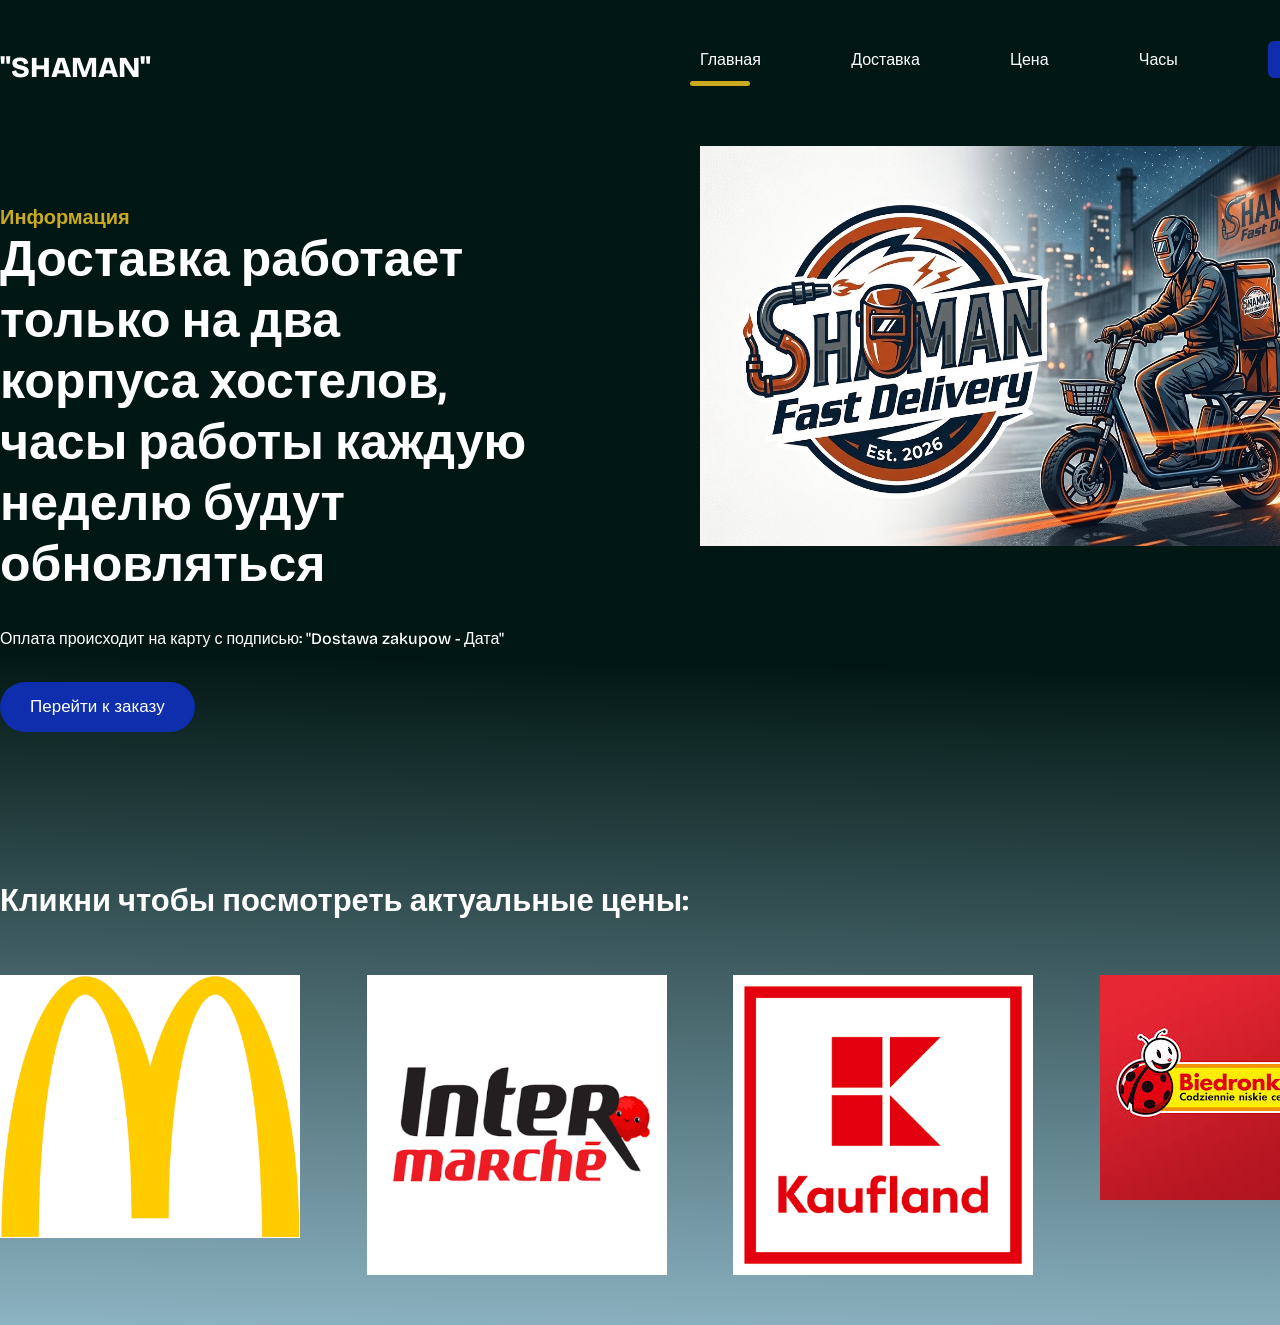
<file: newmm.html/index.html>
<!DOCTYPE html>
<html lang="en">
<head>
    <meta charset="UTF-8">
    <meta name="viewport" content="width=device-width, initial-scale=1.0">
    <title>Delivery</title>
    <link rel="stylesheet" href="styles1.css">
</head>
<body>
    <div class="wrapper">
    <header class="container">
        <span class="logo">"Shaman"</span>
        <nav>
            <ul>
                    <li class="active"><a href="index.html">Главная</a></li>
                   <li><a href="index2.html">Доставка</a></li>
                   <li><a href="index3.html">Цена</a></li>
                   <li><a href="index4.html">Часы</a></li>
                    <li class="btn"><a href="index5.html">Связь с нами</a></li>

            </ul>
        </nav>
       </header>

    <div class="hero container">
        <div class="hero--info">
            <h2>Информация</h2>
            <h1>Доставка работает только на два корпуса хостелов, часы работы каждую неделю будут обновляться</h1>
            <p>Оплата происходит на карту с подписью: "Dostawa zakupow - Дата"</p>
            <a href="index6.html" class="kup"><button class="btn">Перейти к заказу</button></a>
        </div>
        <img src="/newmm.html/Images/IMG_3171.JPG" alt="">
    </div>

    <div class="container trending">
        <a href="#" class="see-all">see-all</a>
        <h3>Кликни чтобы посмотреть актуальные цены:</h3>
        
        <div class="games">
            <div class="block">
                <a href="https://mcdonalds.pl/nasze-menu/"><img src="/newmm.html//Images/Mack.png" alt=""></a>
            </div>
             <div class="block">
                <a href="https://intermarche.pl/"><img src="/newmm.html//Images/intermarche.png" alt=""></a>
            </div>
             <div class="block">
                <a href="https://www.kaufland.pl/?utm_source=google&utm_medium=cpc&utm_id=21293448904&gad_source=1&gad_campaignid=21293448904&gbraid=0AAAAAqydFgdtFX7fFTQuAcL3Vzwn91GbX&gclid=Cj0KCQjwzsjVBhC3ARIsALnMv4l_kNT3ZW9t32wPTKEs5Ph3v2t3w6e6LC7DUaCO76brt_06UcwewoIaAvNeEALw_wcB"><img src="/newmm.html//Images/Kaufland.png" alt=""></a>
            </div>
             <div class="block">
                <a href="https://www.biedronka.pl/pl"><img src="/newmm.html//Images/Bedronka.jpg" alt=""></a>
                
            </div>
        </div>
    </div>
    </div>
</body>
</html>
</file>
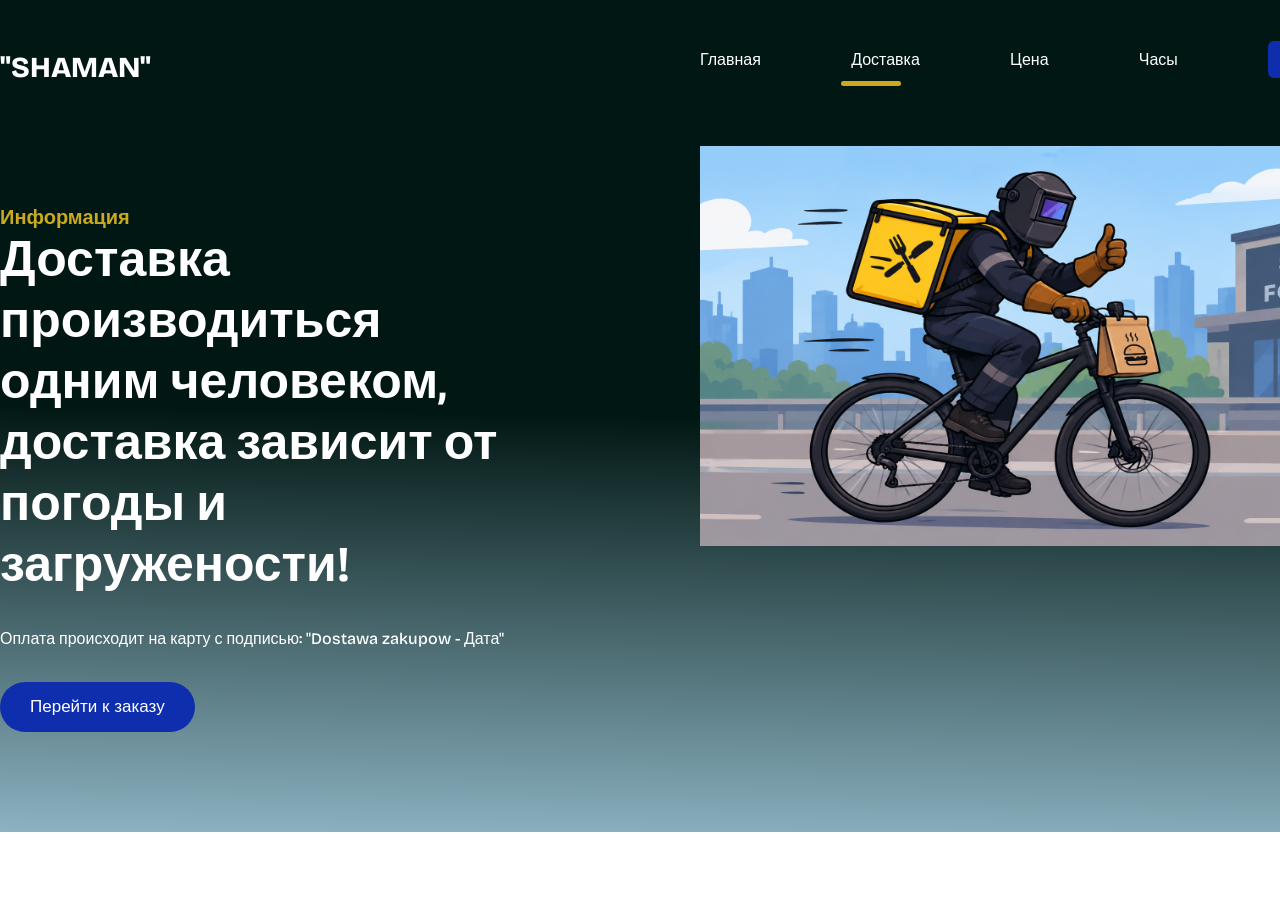
<file: newmm.html/index2.html>
<!DOCTYPE html>
<html lang="en">
<head>
    <meta charset="UTF-8">
    <meta name="viewport" content="width=device-width, initial-scale=1.0">
    <title>Доставка</title>
    <link rel="stylesheet" href="styles2.css">
</head>
<body>
    <div class="wrapper">
    <header class="container">
        <span class="logo">"Shaman"</span>
        <nav>
            <ul>
                    <li><a href="index.html">Главная</a></li>
                   <li class="active"><a href="index2.html">Доставка</a></li>
                   <li><a href="index3.html">Цена</a></li>
                   <li><a href="index4.html">Часы</a></li>
                    <li class="btn"><a href="index5.html">Связь с нами</a></li>

            </ul>
        </nav>
       </header>
       
    <div class="hero container">
        <div class="hero--info">
            <h2>Информация</h2>
            <h1>Доставка производиться одним человеком, доставка зависит от погоды и загружености!</h1>
            <p>Оплата происходит на карту с подписью: "Dostawa zakupow - Дата"</p>
            <a href="index6.html" class="kup"><button class="btn">Перейти к заказу</button></a>
        </div>
        <img src="/newmm.html//Images/foto.png" alt="">
    </div>
</body>
</html>
</file>
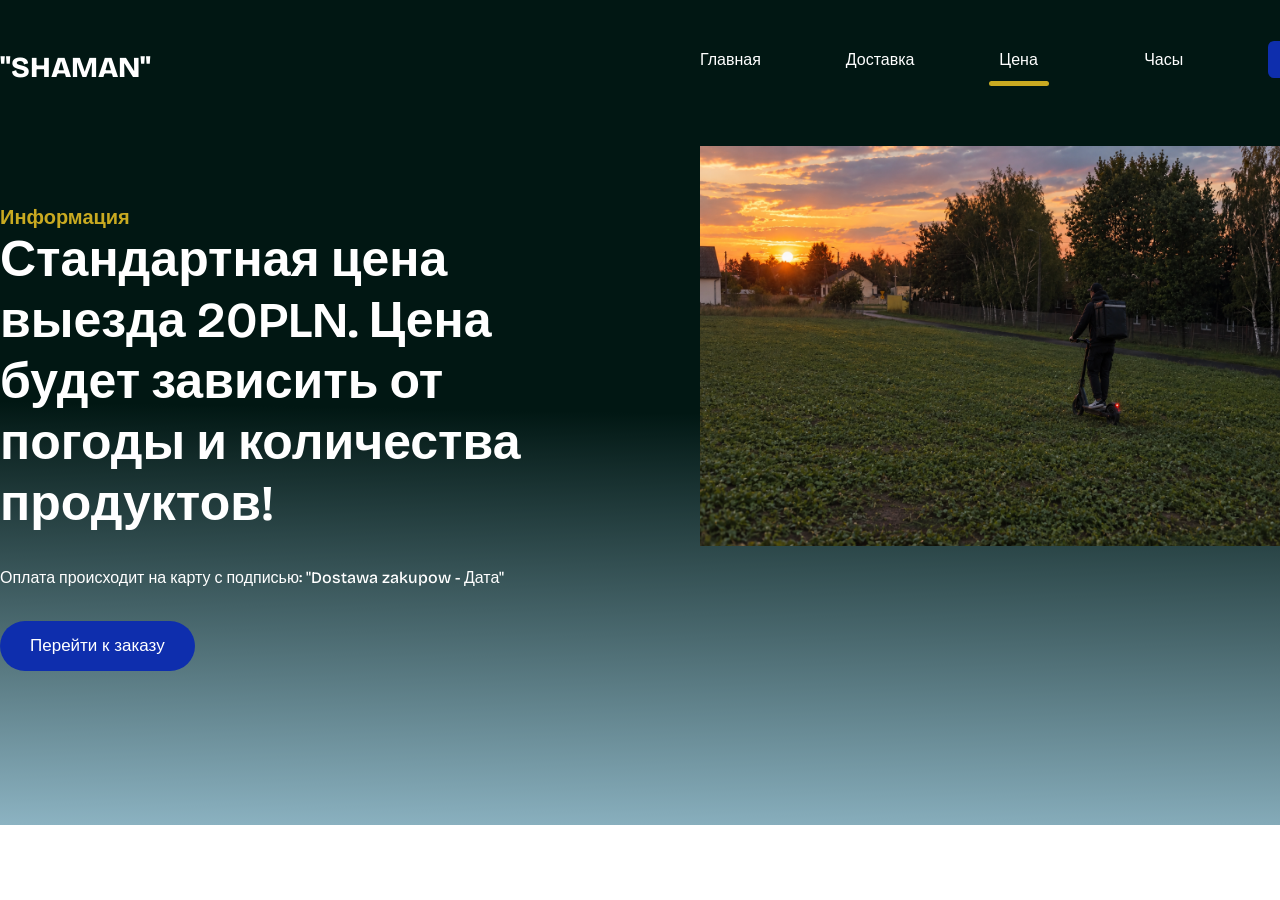
<file: newmm.html/index3.html>
<!DOCTYPE html>
<html lang="en">
<head>
    <meta charset="UTF-8">
    <meta name="viewport" content="width=device-width, initial-scale=1.0">
    <title>Цена</title>
    <link rel="stylesheet" href="styles3.css">
</head>
<body>
    <div class="wrapper">
    <header class="container">
        <span class="logo">"Shaman"</span>
        <nav>
            <ul>
                    <li><a href="index.html">Главная</a></li>
                   <li><a href="index2.html">Доставка</a></li>
                   <li  class="active"><a href="index3.html">Цена</a></li>
                   <li><a href="index4.html">Часы</a></li>
                    <li class="btn"><a href="index5.html">Связь с нами</a></li>

            </ul>
        </nav>
       </header>

       <div class="hero container">
        <div class="hero--info">
            <h2>Информация</h2>
            <h1>Стандартная цена выезда 20PLN. Цена будет зависить от погоды и количества продуктов!</h1>
            <p>Оплата происходит на карту с подписью: "Dostawa zakupow - Дата"</p>
            <a href="index6.html" class="kup"><button class="btn">Перейти к заказу</button></a>
        </div>
        <img src="/newmm.html//Images/htp.png" alt="">
    </div>
</body>
</html>
</file>
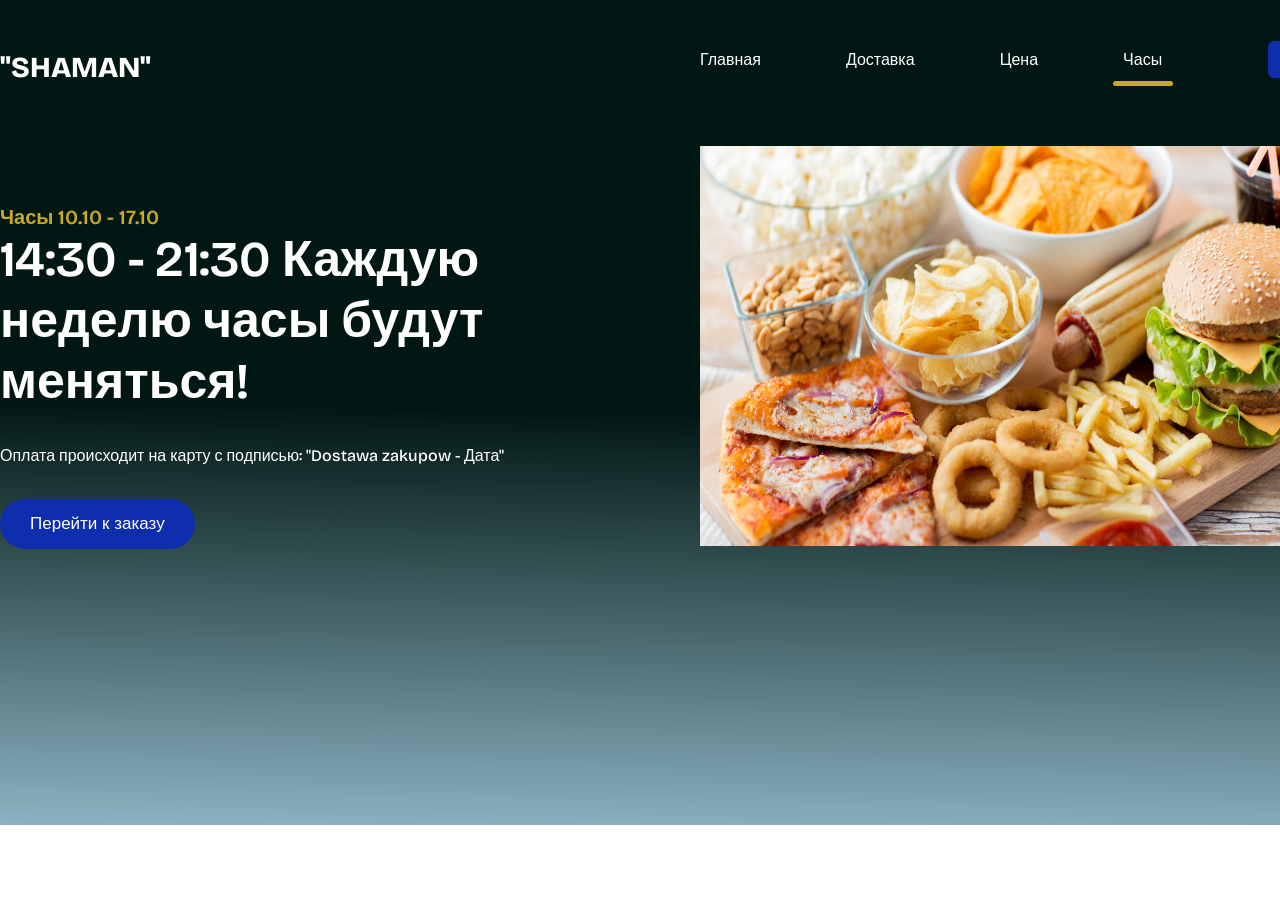
<file: newmm.html/index4.html>
<!DOCTYPE html>
<html lang="en">
<head>
    <meta charset="UTF-8">
    <meta name="viewport" content="width=device-width, initial-scale=1.0">
    <title>Часы</title>
    <link rel="stylesheet" href="styles4.css">
</head>
<body>
    <div class="wrapper">
    <header class="container">
        <span class="logo">"Shaman"</span>
        <nav>
            <ul>
                    <li><a href="index.html">Главная</a></li>
                   <li><a href="index2.html">Доставка</a></li>
                   <li><a href="index3.html">Цена</a></li>
                   <li class="active"><a href="index4.html">Часы</a></li>
                    <li class="btn"><a href="index5.html">Связь с нами</a></li>

            </ul>
        </nav>
       </header>

       <div class="hero container">
        <div class="hero--info">
            <h2>Часы 10.10 - 17.10</h2>
            <h1>14:30 - 21:30 Каждую неделю часы будут меняться!</h1>
            <p>Оплата происходит на карту с подписью: "Dostawa zakupow - Дата"</p>
            <a href="index6.html" class="kup"><button class="btn">Перейти к заказу</button></a>
        </div>
        <img src="/newmm.html//Images/dile1.jpg" alt="">
    </div>
</body>
</html>
</file>
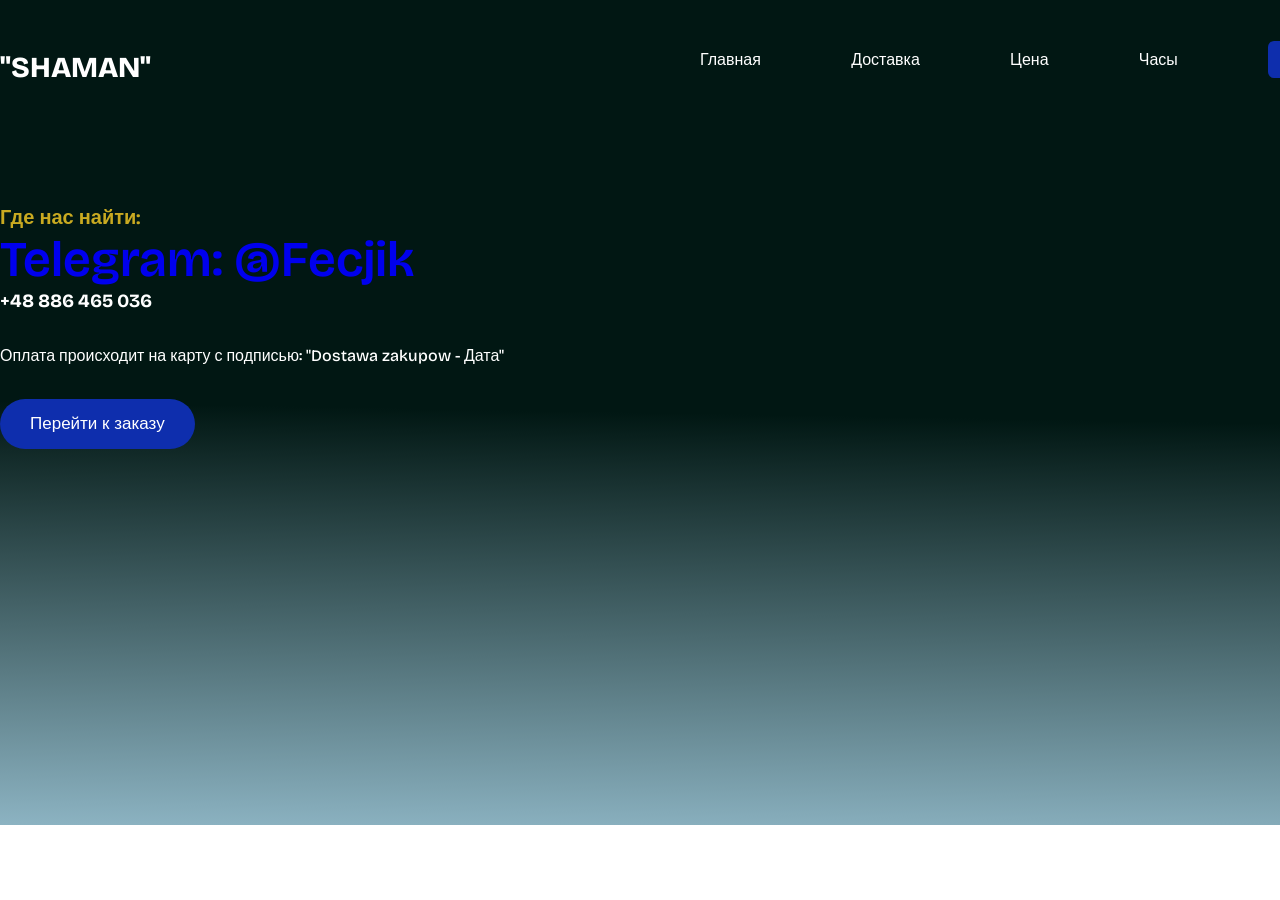
<file: newmm.html/index5.html>
<!DOCTYPE html>
<html lang="en">
<head>
    <meta charset="UTF-8">
    <meta name="viewport" content="width=device-width, initial-scale=1.0">
    <title>Связь</title>
    <link rel="stylesheet" href="styles5.css">
</head>
<body>
    <div class="wrapper">
    <header class="container">
        <span class="logo">"Shaman"</span>
        <nav>
            <ul>
                    <li><a href="index.html">Главная</a></li>
                   <li><a href="index2.html">Доставка</a></li>
                   <li><a href="index3.html">Цена</a></li>
                   <li><a href="index4.html">Часы</a></li>
                    <li class="btn"><a href="index5.html">Связь с нами</a></li>

            </ul>
        </nav>
       </header>

       <div class="hero container">
        <div class="hero--info">
            <h2>Где нас найти:</h2>
            <h1><a class="TG" href="https://t.me/Fecjik">Telegram: @Fecjik</a></h1>
            <h3>+48 886 465 036</h3>
            <p>Оплата происходит на карту с подписью: "Dostawa zakupow - Дата"</p>
            <a href="index6.html" class="kup"><button class="btn">Перейти к заказу</button></a>
        </div>
    </div>
</body>
</html>
</file>
<file: newmm.html/styles1.css>
@import url('https://fonts.googleapis.com/css2?family=Bricolage+Grotesque:opsz,wght@12..96,200..800&display=swap');
* {
    margin: 0;
    padding: 0;

}

body {
    font-family: "Bricolage Grotesque", sans-serif;
    font-weight: 400;
    color: #fff;
    font-size: 16px;
}

a {
    text-decoration: none;
}
img {
    max-width: 100%;
}
.wrapper {
    background: linear-gradient(1deg,rgba(140, 179, 194, 1) 0%, rgba(1, 23, 19, 1) 50%);
    width: 100%;

}
.container {
    width: 1400px;
    margin: 0 auto;
}

header {
    padding: 50px 0;
}

header .logo {
    text-transform: uppercase;
    font-size: 29px;
    font-weight: 800;

}

header nav {
    float: right;
    width: 50%;
}
header nav ul {
    list-style: none;
    display: flex;
    justify-content: space-between;
}

header nav ul li {
    display: inline-block;

}

 header nav ul li a {
    color: #fff;
}

header nav ul li.active::after {
    content: '';
    display: block;
    width: 60px;
    height: 5px;
    background: #c9aa21;
    border-radius: 10px;
    position: relative;
    top: 12px;
    left: -10px;
}

header nav ul li:not(.active):not(.btn) a:hover {
    border-bottom: 4px solid #c9aa21

}

header nav ul li.btn a {
    background: #0e2ead;
    padding: 9px 17px;
    border-radius: 6px;
    transition: all 500ms ease;

}

header nav ul li.btn a:hover {
    background: #1065ab;
}

.hero {
    padding-bottom: 100px;
    position: relative;
}

.hero--info {
    width: 530px;
    padding-top: 70px;
}

.hero--info h2 {
    color: #c9aa21;
    font-size: 20px;
    font-weight: 600;
}

.hero--info h1 {
    font-size: 50px;
    font-weight: 600;
}

.hero--info p {
    font-weight: 500;
    line-height: 170%;
    margin: 30px 0;
}

.hero--info .btn {
    background: #0e2ead;
    color: #fff;
    border-radius: 50px;
    padding: 15px 30px;
    border: 0;
    transition: all 500ms ease;
    font-size: 17px;

}

.hero--info .btn:hover {
    cursor: pointer;
    transform: scale(1.1);

}

.hero img {
    position: absolute;
    top: 11px;
    right: 50px;
    width: 650px;
    height: 400px;
}
/*Магазины */
.trending {
    padding-top: 50px;
}


.trending h3 {
    font-weight: 600;
    font-size: 31px;

}

.trending .see-all {
    color: #fff;
    background: rgb(66, 121, 111);
    border-radius: 5px;
    padding: 12px 23px;
    float: right;
    display: block;
    transition: all 500ms ease;

}

.trending .see-all:hover {
    transform: scale(1.1);
}

.trending .games {
    display: flex;
    justify-content: space-between;
    width: 100%;
    height: auto;
    padding: 50px 0;

}

.trending .games span {
    display: block;
    text-align: center;
    margin-top: 20px;
}

.block{
    height: 300px;
    width: 300px;
    display: block;
    justify-content: space-between;
}
</file>
<file: newmm.html/styles2.css>
@import url('https://fonts.googleapis.com/css2?family=Bricolage+Grotesque:opsz,wght@12..96,200..800&display=swap');
* {
    margin: 0;
    padding: 0;

}

body {
    font-family: "Bricolage Grotesque", sans-serif;
    font-weight: 400;
    color: #fff;
    font-size: 16px;
}

a {
    text-decoration: none;
}
img {
    max-width: 70%;
    
}
.fon {
    justify-content: center;
    display: flex;

}
.wrapper {
    background: linear-gradient(1deg,rgba(140, 179, 194, 1) 0%, rgba(1, 23, 19, 1) 50%);
    width: 100%;
    height: 100%;

}
.container {
    width: 1400px;
    margin: 0 auto;
}

header {
    padding: 50px 0;
}

header .logo {
    text-transform: uppercase;
    font-size: 29px;
    font-weight: 800;

}

header nav {
    float: right;
    width: 50%;
}
header nav ul {
    list-style: none;
    display: flex;
    justify-content: space-between;
}

header nav ul li {
    display: inline-block;

}

 header nav ul li a {
    color: #fff;
}

header nav ul li.active::after {
    content: '';
    display: block;
    width: 60px;
    height: 5px;
    background: #c9aa21;
    border-radius: 10px;
    position: relative;
    top: 12px;
    left: -10px;
}

header nav ul li:not(.active):not(.btn) a:hover {
    border-bottom: 4px solid #c9aa21

}

header nav ul li.btn a {
    background: #0e2ead;
    padding: 9px 17px;
    border-radius: 6px;
    transition: all 500ms ease;

}

header nav ul li.btn a:hover {
    background: #1065ab;
}

.hero {
    padding-bottom: 100px;
    position: relative;
}

.hero--info {
    width: 530px;
    padding-top: 70px;
}

.hero--info h2 {
    color: #c9aa21;
    font-size: 20px;
    font-weight: 600;
}

.hero--info h1 {
    font-size: 50px;
    font-weight: 600;
}

.hero--info p {
    font-weight: 500;
    line-height: 170%;
    margin: 30px 0;
}

.hero--info .btn {
    background: #0e2ead;
    color: #fff;
    border-radius: 50px;
    padding: 15px 30px;
    border: 0;
    transition: all 500ms ease;
    font-size: 17px;

}

.hero--info .btn:hover {
    cursor: pointer;
    transform: scale(1.1);

}

.hero img {
    position: absolute;
    top: 11px;
    right: 50px;
    width: 650px;
    height: 400px;
}
</file>
<file: newmm.html/styles3.css>
@import url('https://fonts.googleapis.com/css2?family=Bricolage+Grotesque:opsz,wght@12..96,200..800&display=swap');
* {
    margin: 0;
    padding: 0;

}

body {
    font-family: "Bricolage Grotesque", sans-serif;
    font-weight: 400;
    color: #fff;
    font-size: 16px;
}

a {
    text-decoration: none;
}
img {
    max-width: 70%;   
}
.wrapper {
    background: linear-gradient(1deg,rgba(140, 179, 194, 1) 0%, rgba(1, 23, 19, 1) 50%);
    width: 100%;
    height: 825px;

}
.container {
    width: 1400px;
    margin: 0 auto;
}

header {
    padding: 50px 0;
}

header .logo {
    text-transform: uppercase;
    font-size: 29px;
    font-weight: 800;

}

header nav {
    float: right;
    width: 50%;
}
header nav ul {
    list-style: none;
    display: flex;
    justify-content: space-between;
}

header nav ul li {
    display: inline-block;

}

 header nav ul li a {
    color: #fff;
}

header nav ul li.active::after {
    content: '';
    display: block;
    width: 60px;
    height: 5px;
    background: #c9aa21;
    border-radius: 10px;
    position: relative;
    top: 12px;
    left: -10px;
}

header nav ul li:not(.active):not(.btn) a:hover {
    border-bottom: 4px solid #c9aa21

}

header nav ul li.btn a {
    background: #0e2ead;
    padding: 9px 17px;
    border-radius: 6px;
    transition: all 500ms ease;

}

header nav ul li.btn a:hover {
    background: #1065ab;
}

.hero {
    padding-bottom: 100px;
    position: relative;
}

.hero--info {
    width: 530px;
    padding-top: 70px;
}

.hero--info h2 {
    color: #c9aa21;
    font-size: 20px;
    font-weight: 600;
}

.hero--info h1 {
    font-size: 50px;
    font-weight: 600;
}

.hero--info p {
    font-weight: 500;
    line-height: 170%;
    margin: 30px 0;
}

.hero--info .btn {
    background: #0e2ead;
    color: #fff;
    border-radius: 50px;
    padding: 15px 30px;
    border: 0;
    transition: all 500ms ease;
    font-size: 17px;

}

.hero--info .btn:hover {
    cursor: pointer;
    transform: scale(1.1);

}

.hero img {
    position: absolute;
    top: 11px;
    right: 50px;
    width: 650px;
    height: 400px;
}
</file>
<file: newmm.html/styles4.css>
@import url('https://fonts.googleapis.com/css2?family=Bricolage+Grotesque:opsz,wght@12..96,200..800&display=swap');
* {
    margin: 0;
    padding: 0;

}

body {
    font-family: "Bricolage Grotesque", sans-serif;
    font-weight: 400;
    color: #fff;
    font-size: 16px;
}

a {
    text-decoration: none;
}
img {
    max-width: 62%;
}
    
.wrapper {
    background: linear-gradient(1deg,rgba(140, 179, 194, 1) 0%, rgba(1, 23, 19, 1) 50%);
    width: 100%;
    height: 825px;

}
.container {
    width: 1400px;
    margin: 0 auto;
}

header {
    padding: 50px 0;
}

header .logo {
    text-transform: uppercase;
    font-size: 29px;
    font-weight: 800;

}

header nav {
    float: right;
    width: 50%;
}
header nav ul {
    list-style: none;
    display: flex;
    justify-content: space-between;
}

header nav ul li {
    display: inline-block;

}

 header nav ul li a {
    color: #fff;
}

header nav ul li.active::after {
    content: '';
    display: block;
    width: 60px;
    height: 5px;
    background: #c9aa21;
    border-radius: 10px;
    position: relative;
    top: 12px;
    left: -10px;
}

header nav ul li:not(.active):not(.btn) a:hover {
    border-bottom: 4px solid #c9aa21

}

header nav ul li.btn a {
    background: #0e2ead;
    padding: 9px 17px;
    border-radius: 6px;
    transition: all 500ms ease;

}

header nav ul li.btn a:hover {
    background: #1065ab;
}


.hero {
    padding-bottom: 100px;
    position: relative;
}

.hero--info {
    width: 530px;
    padding-top: 70px;
}

.hero--info h2 {
    color: #c9aa21;
    font-size: 20px;
    font-weight: 600;
}

.hero--info h1 {
    font-size: 50px;
    font-weight: 600;
}

.hero--info p {
    font-weight: 500;
    line-height: 170%;
    margin: 30px 0;
}

.hero--info .btn {
    background: #0e2ead;
    color: #fff;
    border-radius: 50px;
    padding: 15px 30px;
    border: 0;
    transition: all 500ms ease;
    font-size: 17px;

}

.hero--info .btn:hover {
    cursor: pointer;
    transform: scale(1.1);

}

.hero img {
    position: absolute;
    top: 11px;
    right: 50px;
    width: 650px;
    height: 400px;
}
</file>
<file: newmm.html/styles5.css>
@import url('https://fonts.googleapis.com/css2?family=Bricolage+Grotesque:opsz,wght@12..96,200..800&display=swap');
* {
    margin: 0;
    padding: 0;

}

body {
    font-family: "Bricolage Grotesque", sans-serif;
    font-weight: 400;
    color: #fff;
    font-size: 16px;
}

a {
    text-decoration: none;
}
img {
    max-width: 62%;
}
    
.wrapper {
    background: linear-gradient(1deg,rgba(140, 179, 194, 1) 0%, rgba(1, 23, 19, 1) 50%);
    width: 100%;
    height: 825px;

}
.container {
    width: 1400px;
    margin: 0 auto;
}

header {
    padding: 50px 0;
}

header .logo {
    text-transform: uppercase;
    font-size: 29px;
    font-weight: 800;

}

header nav {
    float: right;
    width: 50%;
}
header nav ul {
    list-style: none;
    display: flex;
    justify-content: space-between;
}

header nav ul li {
    display: inline-block;

}

 header nav ul li a {
    color: #fff;
}

header nav ul li.active::after {
    content: '';
    display: block;
    width: 60px;
    height: 5px;
    background: #c9aa21;
    border-radius: 10px;
    position: relative;
    top: 12px;
    left: -10px;
}

header nav ul li:not(.active):not(.btn) a:hover {
    border-bottom: 4px solid #c9aa21

}

header nav ul li.btn a {
    background: #0e2ead;
    padding: 9px 17px;
    border-radius: 6px;
    transition: all 500ms ease;

}

header nav ul li.btn a:hover {
    background: #1065ab;
}


.hero {
    padding-bottom: 100px;
    position: relative;
}

.hero--info {
    width: 530px;
    padding-top: 70px;
    justify-content: center;
    display: block;
}

.hero--info h2 {
    color: #c9aa21;
    font-size: 20px;
    font-weight: 600;
}

.hero--info h1 {
    font-size: 50px;
    font-weight: 600;
}

.hero--info p {
    font-weight: 500;
    line-height: 170%;
    margin: 30px 0;
}

.hero--info .btn {
    background: #0e2ead;
    color: #fff;
    border-radius: 50px;
    padding: 15px 30px;
    border: 0;
    transition: all 500ms ease;
    font-size: 17px;

}

.hero--info .btn:hover {
    cursor: pointer;
    transform: scale(1.1);

}

.hero img {
    position: absolute;
    top: 11px;
    right: 50px;
    width: 650px;
    height: 400px;
}
</file>
